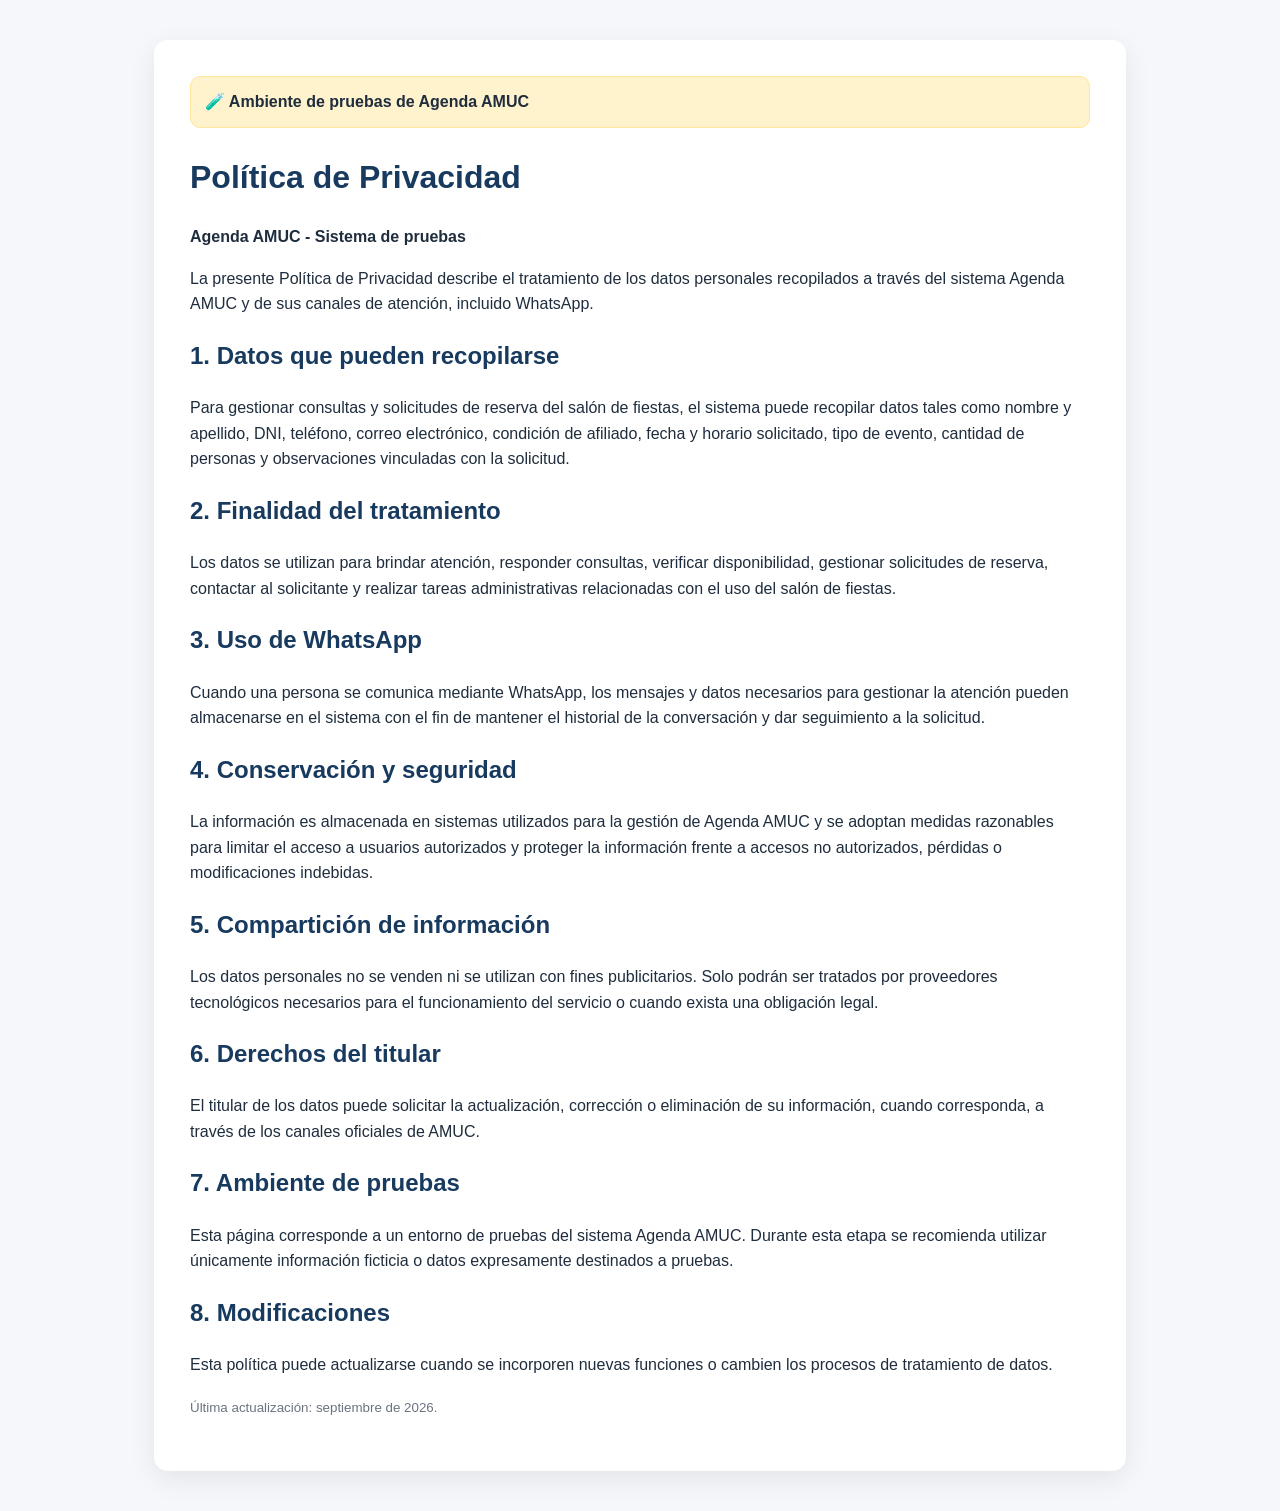
<file: politica-privacidad.html>
<!DOCTYPE html>
<html lang="es">
<head>
  <meta charset="UTF-8">
  <meta name="viewport" content="width=device-width, initial-scale=1.0">
  <title>Política de Privacidad - Agenda AMUC Pruebas</title>
  <style>
    body{
      font-family:Arial,Helvetica,sans-serif;
      background:#f5f7fa;
      color:#1f2d3d;
      margin:0;
      padding:0;
      line-height:1.6;
    }
    .wrap{
      max-width:900px;
      margin:40px auto;
      background:#fff;
      padding:36px;
      border-radius:14px;
      box-shadow:0 8px 28px rgba(0,0,0,.08);
    }
    h1,h2{color:#173a5e}
    .notice{
      background:#fff3cd;
      border:1px solid #ffe69c;
      padding:12px 14px;
      border-radius:10px;
      margin-bottom:24px;
      font-weight:700;
    }
    small{color:#6b7280}
  </style>
</head>
<body>
  <main class="wrap">
    <div class="notice">🧪 Ambiente de pruebas de Agenda AMUC</div>

    <h1>Política de Privacidad</h1>
    <p><strong>Agenda AMUC - Sistema de pruebas</strong></p>

    <p>
      La presente Política de Privacidad describe el tratamiento de los datos
      personales recopilados a través del sistema Agenda AMUC y de sus canales
      de atención, incluido WhatsApp.
    </p>

    <h2>1. Datos que pueden recopilarse</h2>
    <p>
      Para gestionar consultas y solicitudes de reserva del salón de fiestas,
      el sistema puede recopilar datos tales como nombre y apellido, DNI,
      teléfono, correo electrónico, condición de afiliado, fecha y horario
      solicitado, tipo de evento, cantidad de personas y observaciones
      vinculadas con la solicitud.
    </p>

    <h2>2. Finalidad del tratamiento</h2>
    <p>
      Los datos se utilizan para brindar atención, responder consultas,
      verificar disponibilidad, gestionar solicitudes de reserva, contactar al
      solicitante y realizar tareas administrativas relacionadas con el uso del
      salón de fiestas.
    </p>

    <h2>3. Uso de WhatsApp</h2>
    <p>
      Cuando una persona se comunica mediante WhatsApp, los mensajes y datos
      necesarios para gestionar la atención pueden almacenarse en el sistema
      con el fin de mantener el historial de la conversación y dar seguimiento
      a la solicitud.
    </p>

    <h2>4. Conservación y seguridad</h2>
    <p>
      La información es almacenada en sistemas utilizados para la gestión de
      Agenda AMUC y se adoptan medidas razonables para limitar el acceso a
      usuarios autorizados y proteger la información frente a accesos no
      autorizados, pérdidas o modificaciones indebidas.
    </p>

    <h2>5. Compartición de información</h2>
    <p>
      Los datos personales no se venden ni se utilizan con fines publicitarios.
      Solo podrán ser tratados por proveedores tecnológicos necesarios para el
      funcionamiento del servicio o cuando exista una obligación legal.
    </p>

    <h2>6. Derechos del titular</h2>
    <p>
      El titular de los datos puede solicitar la actualización, corrección o
      eliminación de su información, cuando corresponda, a través de los
      canales oficiales de AMUC.
    </p>

    <h2>7. Ambiente de pruebas</h2>
    <p>
      Esta página corresponde a un entorno de pruebas del sistema Agenda AMUC.
      Durante esta etapa se recomienda utilizar únicamente información ficticia
      o datos expresamente destinados a pruebas.
    </p>

    <h2>8. Modificaciones</h2>
    <p>
      Esta política puede actualizarse cuando se incorporen nuevas funciones o
      cambien los procesos de tratamiento de datos.
    </p>

    <p><small>Última actualización: septiembre de 2026.</small></p>
  </main>
</body>
</html>
</file>
